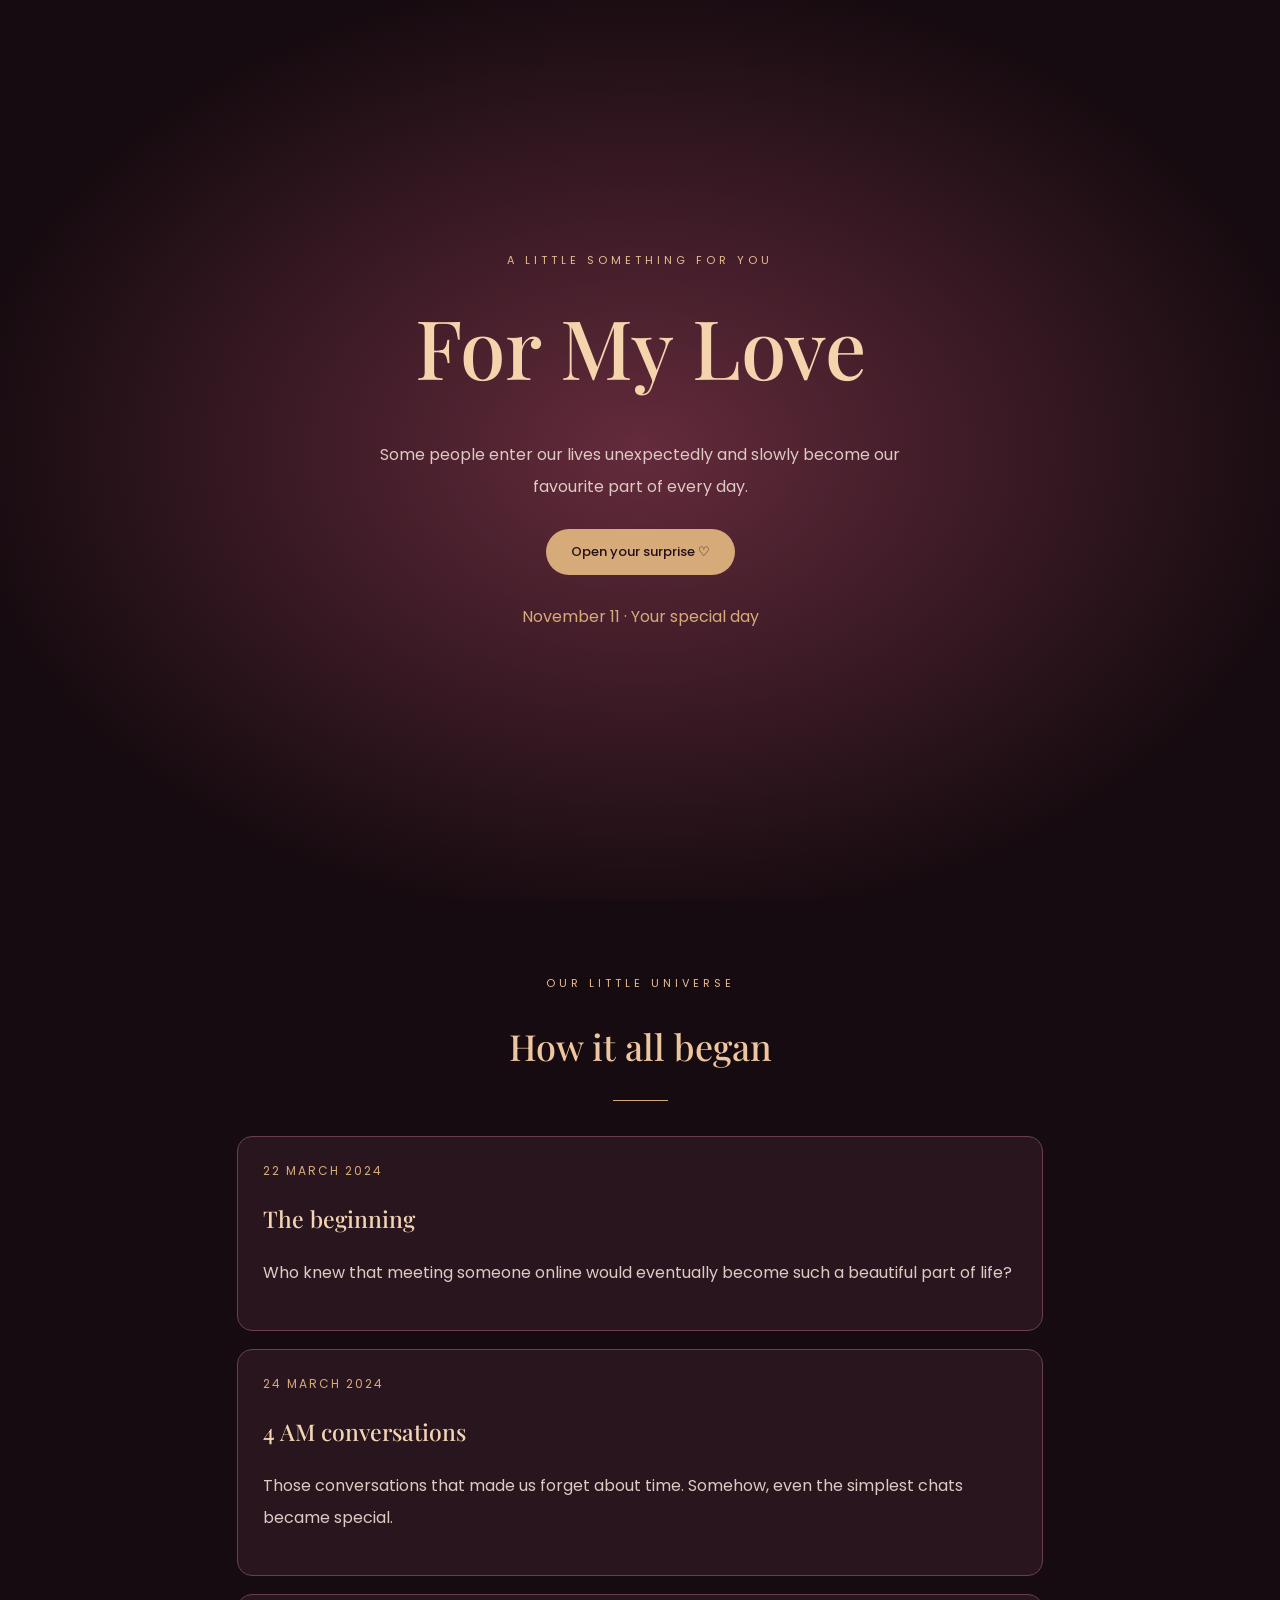
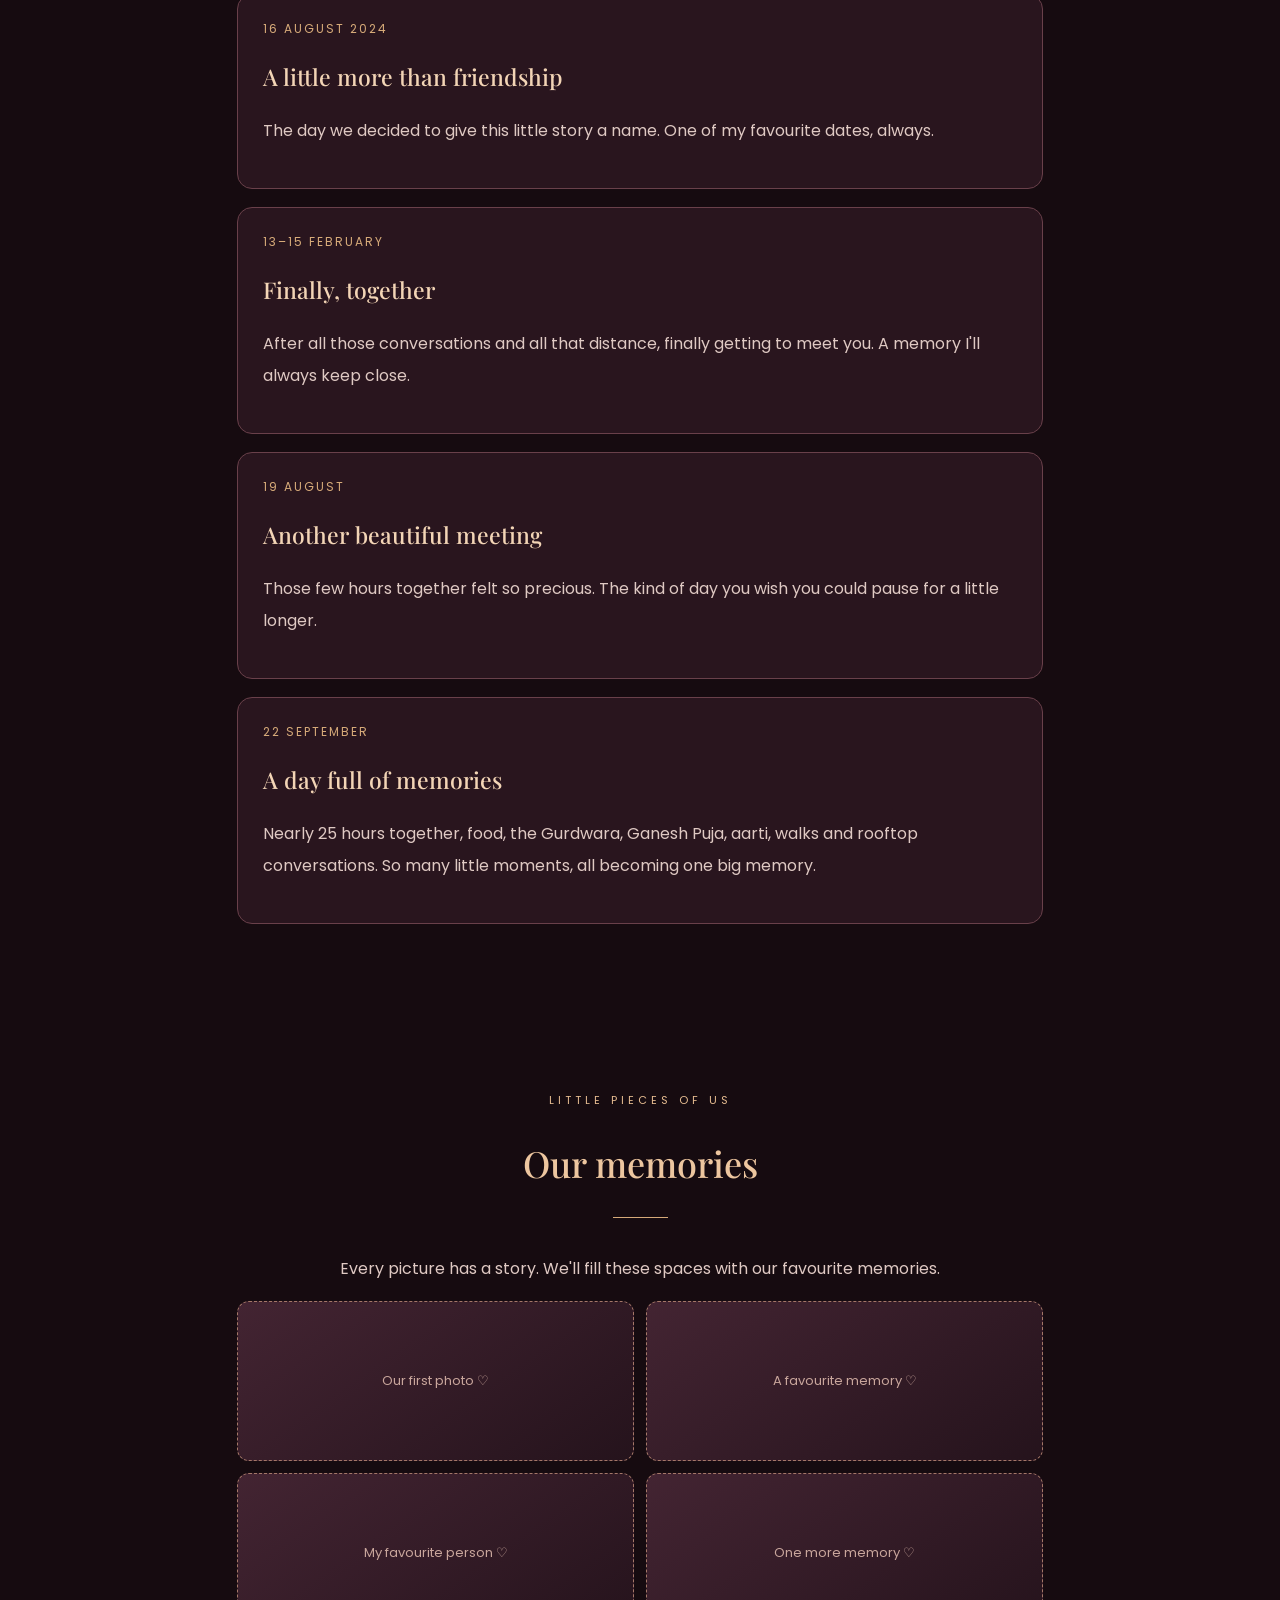
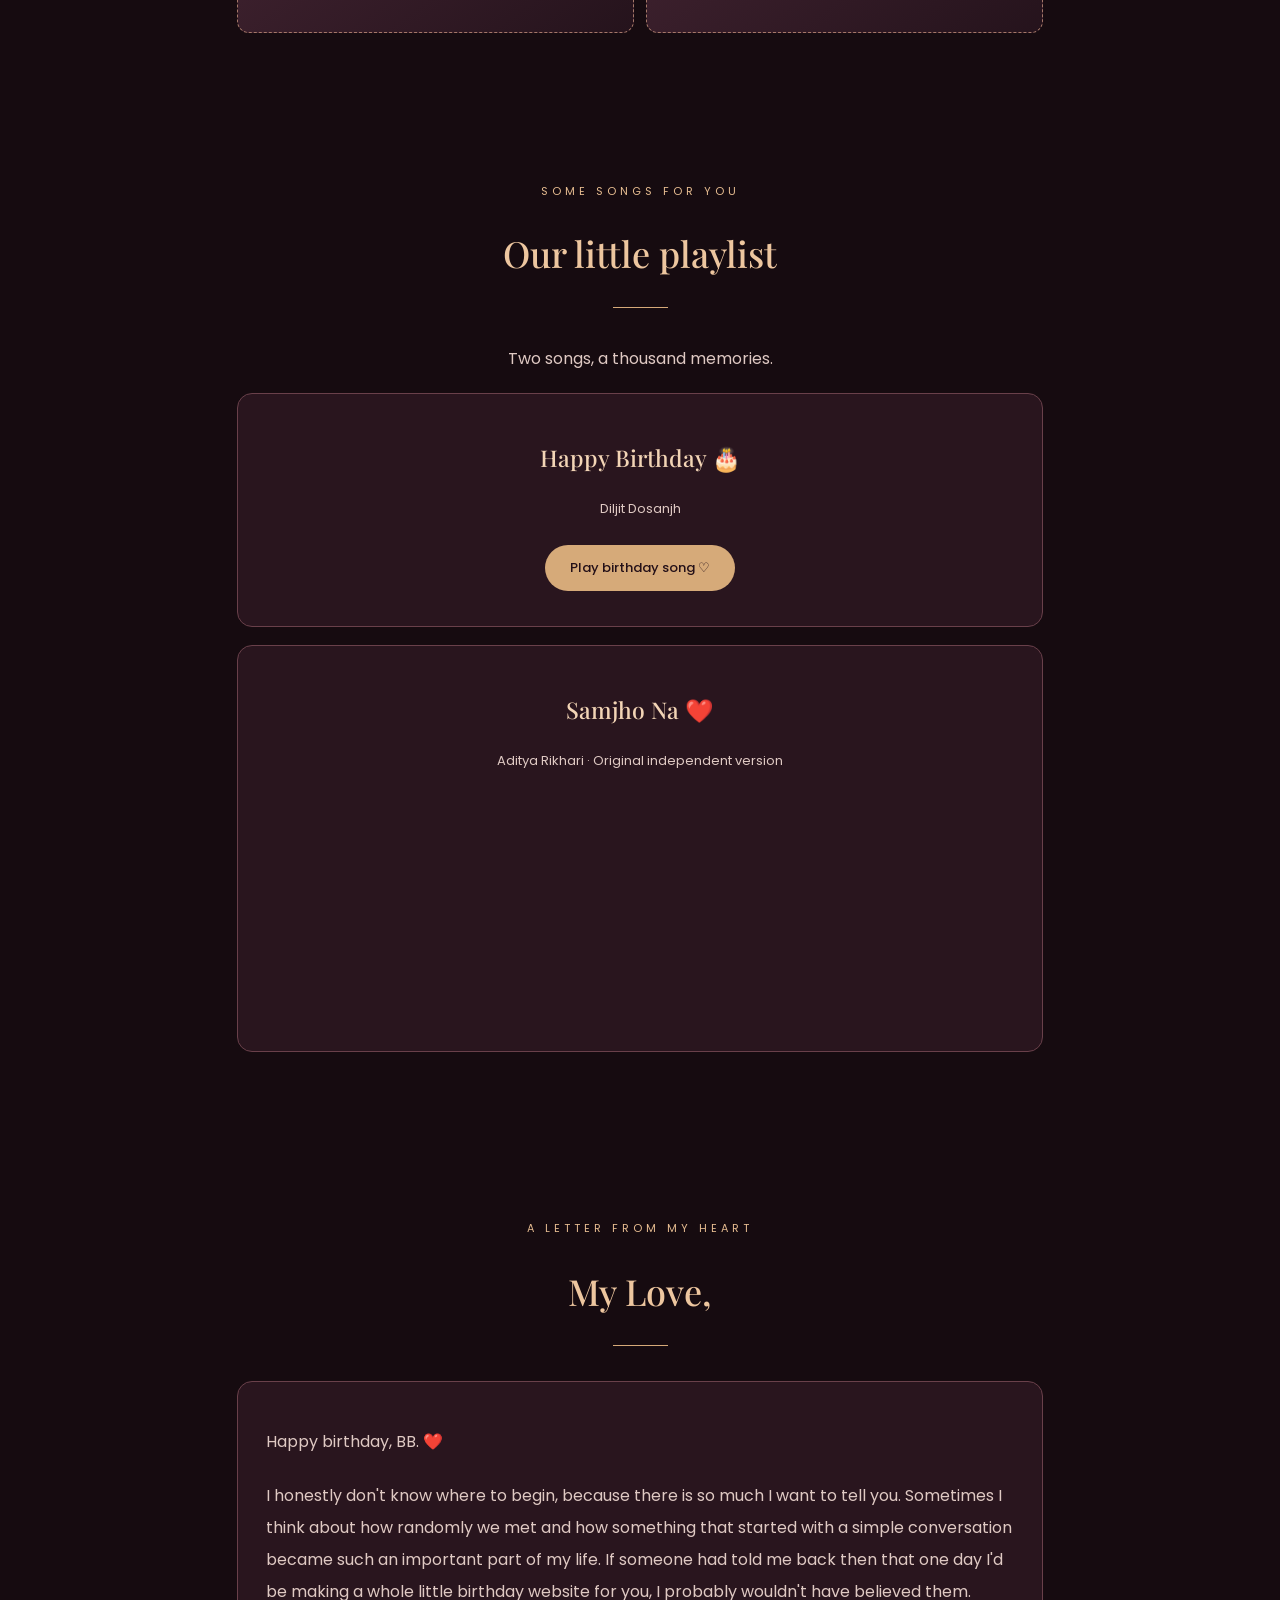
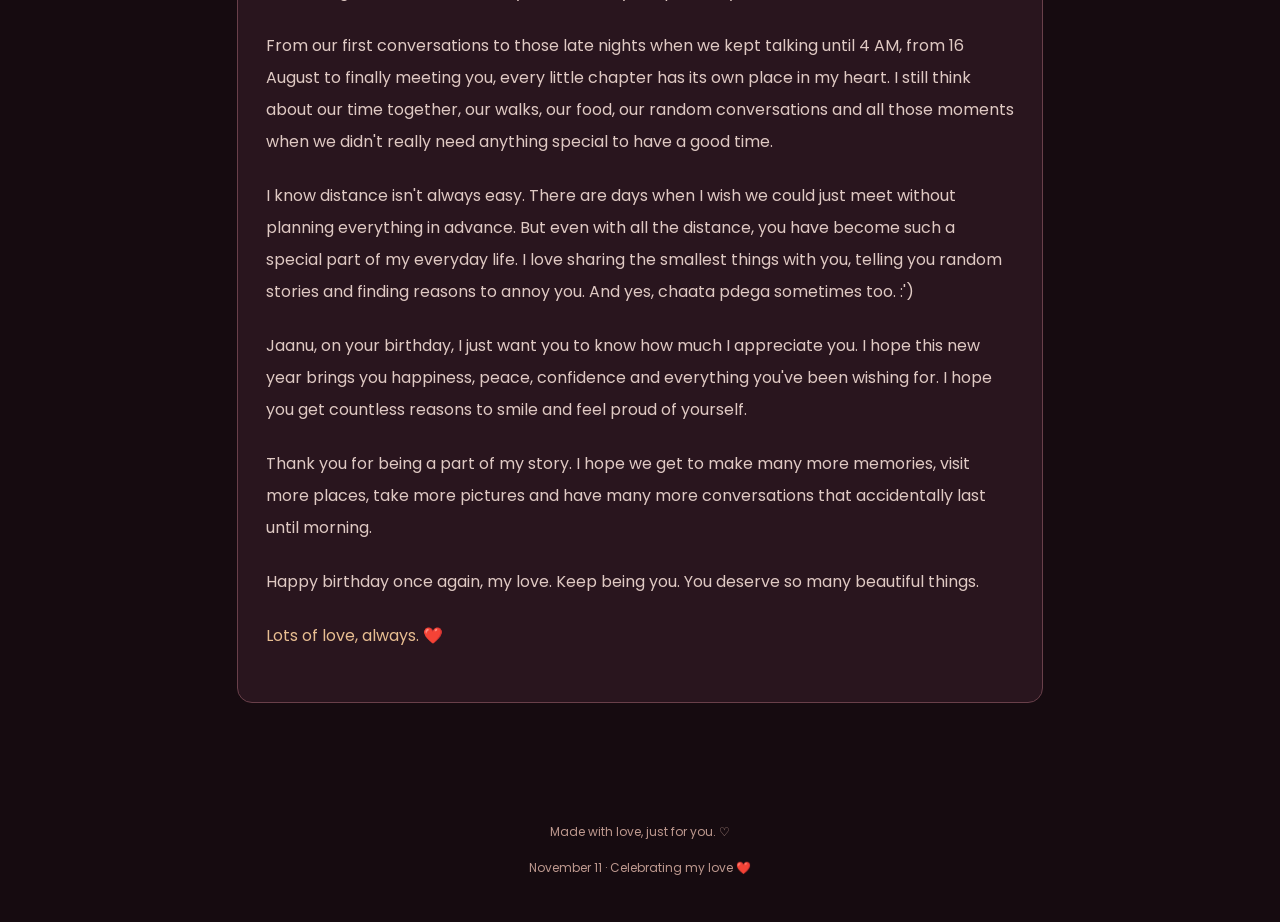
<file: index.html>
<!DOCTYPE html>
<html lang="en">
<head>
<meta charset="UTF-8">
<meta name="viewport" content="width=device-width, initial-scale=1.0">
<title>For My Love ❤️</title>

<style>
@import url('https://fonts.googleapis.com/css2?family=Playfair+Display:ital,wght@0,500;0,600;1,500&family=Poppins:wght@300;400;500&display=swap');

*{box-sizing:border-box}
html{scroll-behavior:smooth}
body{
 margin:0;background:#160b10;color:#f8e9df;
 font-family:Poppins,sans-serif;text-align:center;
}
.hero{
 min-height:100vh;display:flex;flex-direction:column;
 justify-content:center;align-items:center;padding:28px;
 background:radial-gradient(ellipse at center,#642b3c,#160b10 75%);
}
.small{color:#e7bd91;letter-spacing:4px;font-size:11px}
h1{
 font:500 clamp(48px,12vw,82px) 'Playfair Display',serif;
 margin:22px 0;color:#f5d4ad;
}
h2{font:500 36px 'Playfair Display',serif;color:#edc69f}
h3{font:500 23px 'Playfair Display',serif;color:#f3d5b6}
p{line-height:2;color:#dfc9c3}
.hero p{max-width:520px}
button,.songlink{
 display:inline-block;background:#d6aa79;color:#241018;
 border:0;padding:13px 25px;border-radius:30px;
 font:500 13px Poppins;text-decoration:none;cursor:pointer;
 margin:10px;
}
section{padding:75px 22px;max-width:850px;margin:auto}
.line{width:55px;height:1px;background:#d6aa79;margin:18px auto 35px}
.card{
 background:#29151e;border:1px solid #69404a;
 padding:25px;border-radius:15px;margin:18px 0;text-align:left;
}
.date{color:#d6aa79;font-size:12px;letter-spacing:2px}
.gallery{display:grid;grid-template-columns:1fr 1fr;gap:12px}
.photo{
 min-height:160px;border:1px dashed #a47768;
 border-radius:12px;display:flex;align-items:center;
 justify-content:center;color:#c9a69c;padding:15px;
 background:linear-gradient(145deg,#432432,#25131c);
 font-size:13px;
}
.song{ text-align:center }
.song p{font-size:13px}
iframe{
 width:100%;height:220px;border:0;border-radius:12px;
 margin-top:12px;
}
.letter{
 background:#29151e;padding:28px;border-radius:15px;
 border:1px solid #69404a;text-align:left;
}
.letter p{margin-bottom:22px}
footer{padding:45px 15px;color:#bd988e;font-size:12px}
@media(max-width:500px){
 section{padding:55px 18px}
 iframe{height:200px}
}
</style>
</head>

<body>

<div class="hero">
 <div class="small">A LITTLE SOMETHING FOR YOU</div>
 <h1>For My Love</h1>
 <p>Some people enter our lives unexpectedly and slowly become our favourite part of every day.</p>
 <button onclick="document.getElementById('story').scrollIntoView()">
  Open your surprise ♡
 </button>
 <p style="color:#d6aa79">November 11 · Your special day</p>
</div>

<section id="story">
 <div class="small">OUR LITTLE UNIVERSE</div>
 <h2>How it all began</h2>
 <div class="line"></div>

 <div class="card">
  <div class="date">22 MARCH 2024</div>
  <h3>The beginning</h3>
  <p>Who knew that meeting someone online would eventually become such a beautiful part of life?</p>
 </div>

 <div class="card">
  <div class="date">24 MARCH 2024</div>
  <h3>4 AM conversations</h3>
  <p>Those conversations that made us forget about time. Somehow, even the simplest chats became special.</p>
 </div>

 <div class="card">
  <div class="date">16 AUGUST 2024</div>
  <h3>A little more than friendship</h3>
  <p>The day we decided to give this little story a name. One of my favourite dates, always.</p>
 </div>

 <div class="card">
  <div class="date">13–15 FEBRUARY</div>
  <h3>Finally, together</h3>
  <p>After all those conversations and all that distance, finally getting to meet you. A memory I'll always keep close.</p>
 </div>

 <div class="card">
  <div class="date">19 AUGUST</div>
  <h3>Another beautiful meeting</h3>
  <p>Those few hours together felt so precious. The kind of day you wish you could pause for a little longer.</p>
 </div>

 <div class="card">
  <div class="date">22 SEPTEMBER</div>
  <h3>A day full of memories</h3>
  <p>Nearly 25 hours together, food, the Gurdwara, Ganesh Puja, aarti, walks and rooftop conversations. So many little moments, all becoming one big memory.</p>
 </div>
</section>

<section>
 <div class="small">LITTLE PIECES OF US</div>
 <h2>Our memories</h2>
 <div class="line"></div>
 <p>Every picture has a story. We'll fill these spaces with our favourite memories.</p>
 <div class="gallery">
  <div class="photo">Our first photo ♡</div>
  <div class="photo">A favourite memory ♡</div>
  <div class="photo">My favourite person ♡</div>
  <div class="photo">One more memory ♡</div>
 </div>
</section>

<section>
 <div class="small">SOME SONGS FOR YOU</div>
 <h2>Our little playlist</h2>
 <div class="line"></div>
 <p>Two songs, a thousand memories.</p>

 <div class="card song">
  <h3>Happy Birthday 🎂</h3>
  <p>Diljit Dosanjh</p>
  <a class="songlink"
  href="https://www.youtube.com/results?search_query=Diljit+Dosanjh+Happy+Birthday+Disco+Singh"
  target="_blank" rel="noopener">
  Play birthday song ♡
  </a>
 </div>

 <div class="card song">
  <h3>Samjho Na ❤️</h3>
  <p>Aditya Rikhari · Original independent version</p>
  <iframe
  src="https://www.youtube-nocookie.com/embed/MhXCj8E9CZU"
  title="Aditya Rikhari Samjho Na"
  allow="accelerometer; autoplay; clipboard-write; encrypted-media; gyroscope; picture-in-picture"
  allowfullscreen>
  </iframe>
 </div>
</section>

<section>
 <div class="small">A LETTER FROM MY HEART</div>
 <h2>My Love,</h2>
 <div class="line"></div>

 <div class="letter">
  <p>Happy birthday, BB. ❤️</p>

  <p>I honestly don't know where to begin, because there is so much I want to tell you. Sometimes I think about how randomly we met and how something that started with a simple conversation became such an important part of my life. If someone had told me back then that one day I'd be making a whole little birthday website for you, I probably wouldn't have believed them.</p>

  <p>From our first conversations to those late nights when we kept talking until 4 AM, from 16 August to finally meeting you, every little chapter has its own place in my heart. I still think about our time together, our walks, our food, our random conversations and all those moments when we didn't really need anything special to have a good time.</p>

  <p>I know distance isn't always easy. There are days when I wish we could just meet without planning everything in advance. But even with all the distance, you have become such a special part of my everyday life. I love sharing the smallest things with you, telling you random stories and finding reasons to annoy you. And yes, chaata pdega sometimes too. :')</p>

  <p>Jaanu, on your birthday, I just want you to know how much I appreciate you. I hope this new year brings you happiness, peace, confidence and everything you've been wishing for. I hope you get countless reasons to smile and feel proud of yourself.</p>

  <p>Thank you for being a part of my story. I hope we get to make many more memories, visit more places, take more pictures and have many more conversations that accidentally last until morning.</p>

  <p>Happy birthday once again, my love. Keep being you. You deserve so many beautiful things.</p>

  <p style="color:#e7bd91">Lots of love, always. ❤️</p>
 </div>
</section>

<footer>
 Made with love, just for you. ♡<br><br>
 November 11 · Celebrating my love ❤️
</footer>

</body>
</html>
</file>
